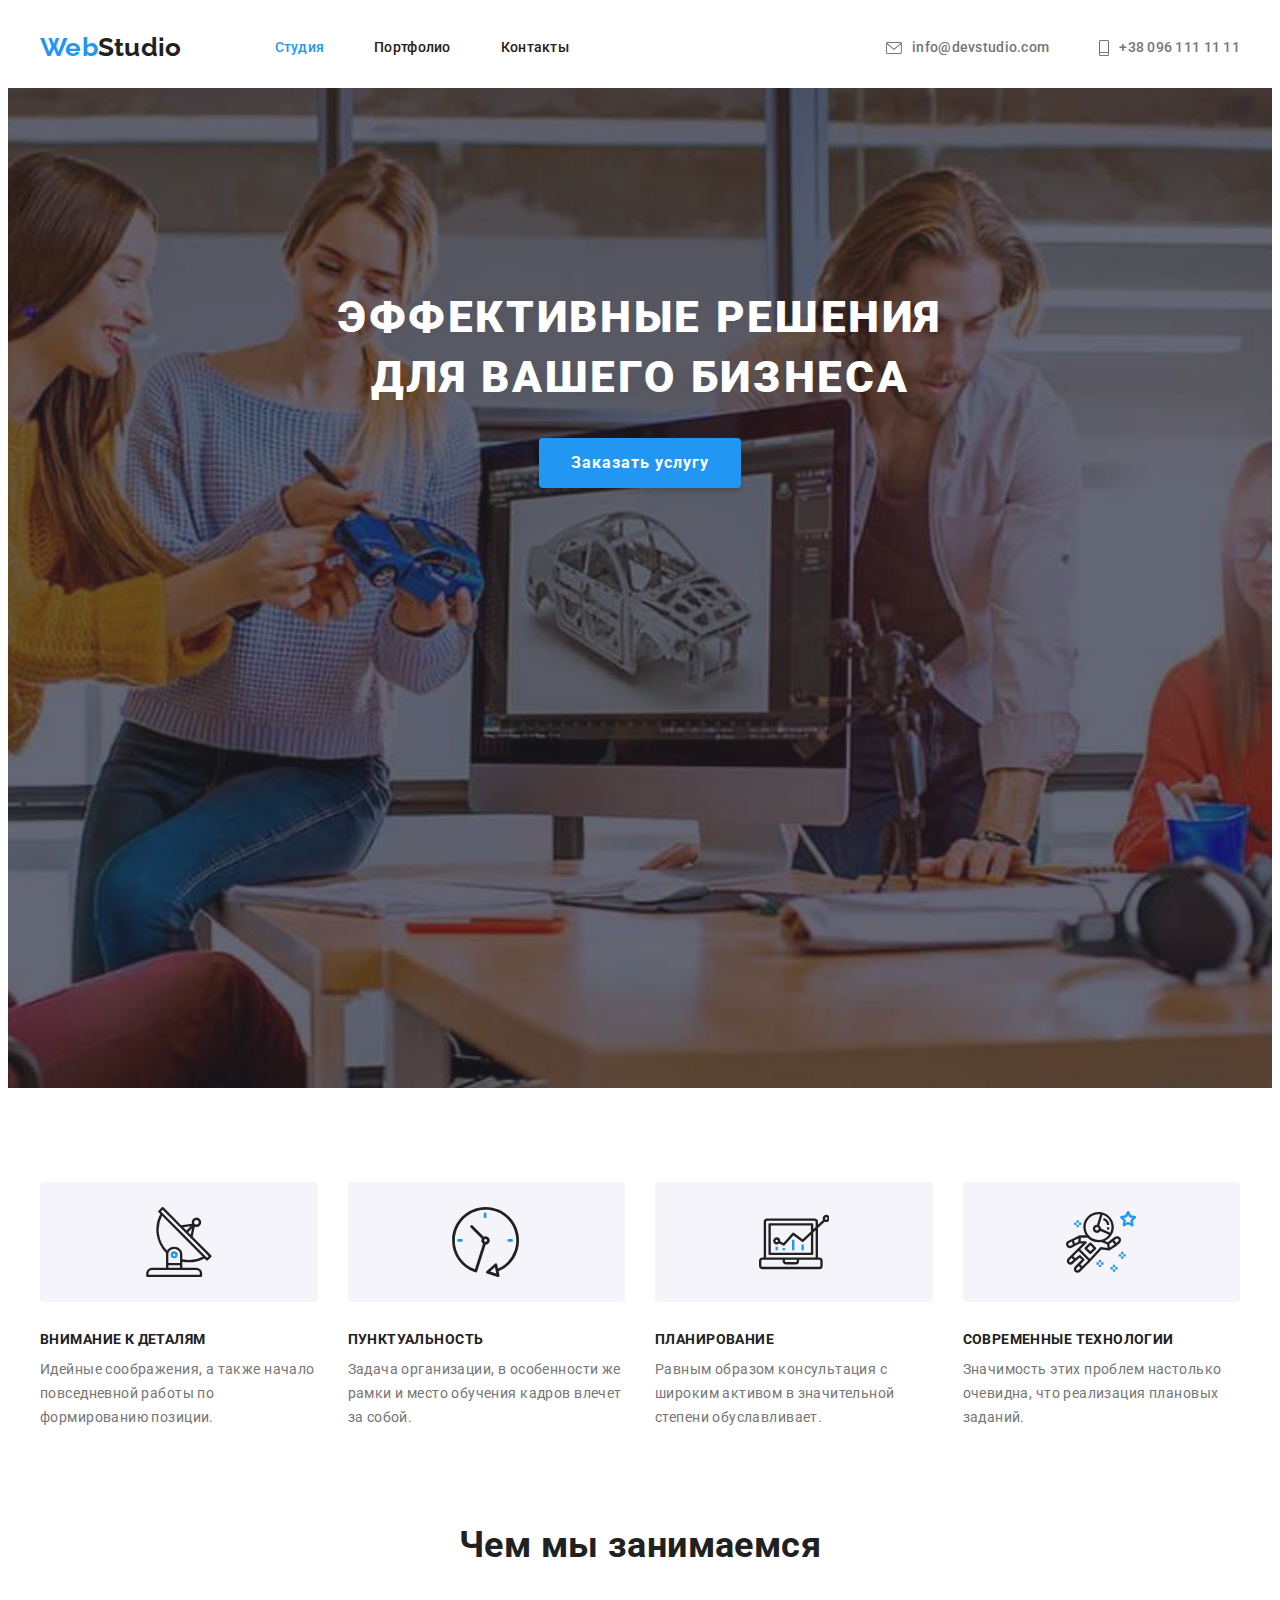
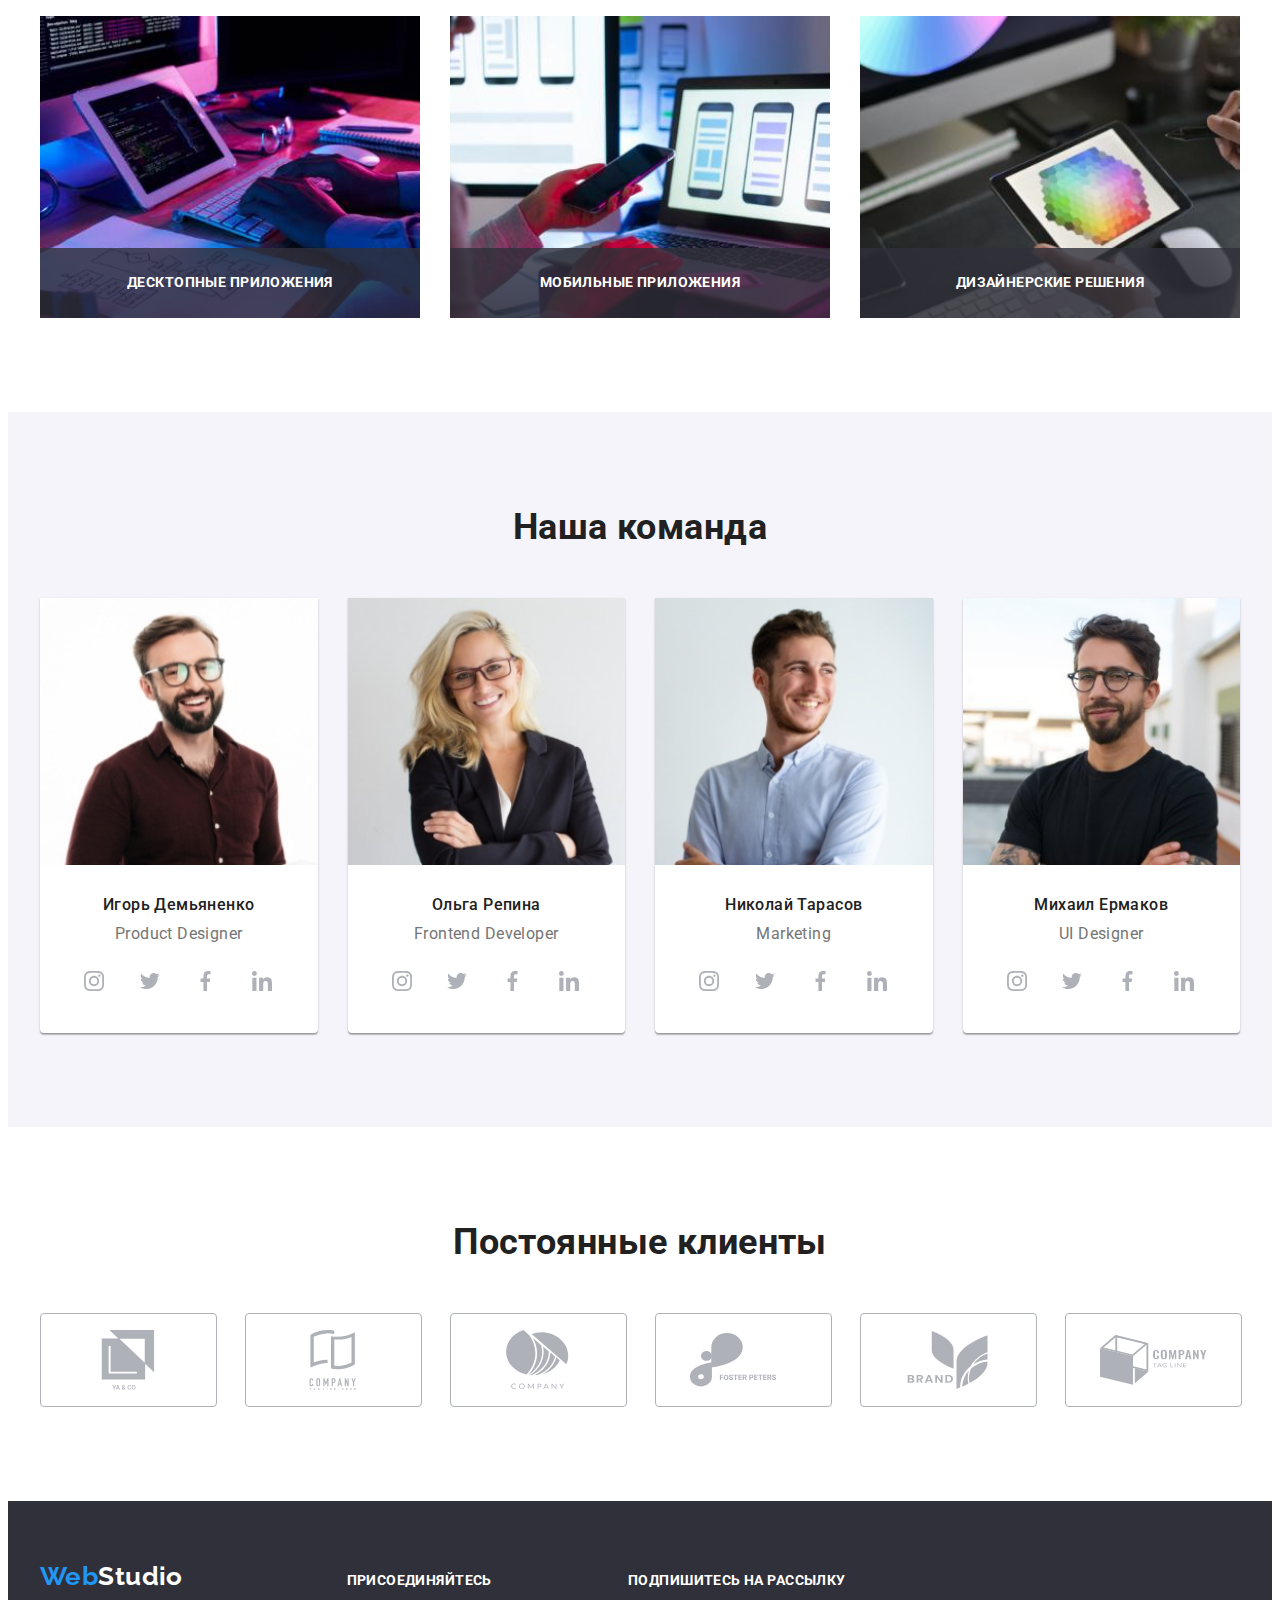
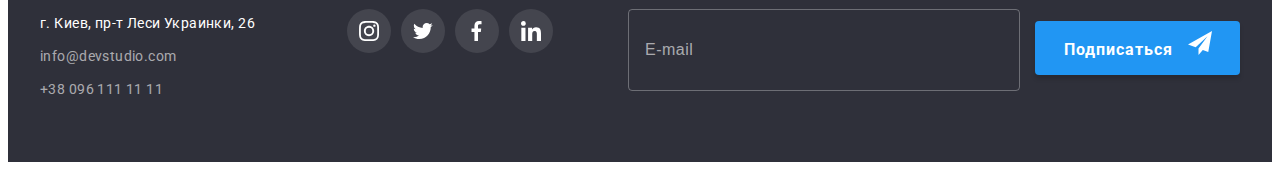
<file: index.html>
<!doctype html>
<html lang="ru">
<head>
    <meta charset="UTF-8">
    <meta http-equiv="X-UA-Compatible" content="IE=edge">
    <meta name="viewport" content="width=device-width, initial-scale=1.0">
    <link rel="preconnect" href="https://fonts.googleapis.com">
    <link rel="preconnect" href="https://fonts.gstatic.com" crossorigin>
    <link href="https://fonts.googleapis.com/css2?family=Raleway:wght@700&family=Roboto:wght@400;500;700;900&display=swap"
        rel="stylesheet">
    <link rel="stylesheet" href="https://cdnjs.cloudflare.com/ajax/libs/modern-normalize/1.1.0/modern-normalize.min.css"
        integrity="sha512-wpPYUAdjBVSE4KJnH1VR1HeZfpl1ub8YT/NKx4PuQ5NmX2tKuGu6U/JRp5y+Y8XG2tV+wKQpNHVUX03MfMFn9Q=="
        crossorigin="anonymous" referrerpolicy="no-referrer" />
    <link rel="stylesheet" href="./styles/styles.css">
    <link rel="shortcut icon" href="./images/icon.jpg" type="image/jpg">
    <title>Studio</title>
</head>
<body class="body-main">
    
<!--Шапка сайта-->
    
    <header class="header">
        <div class="container main-nav">
            <a class="link-logo header-logo" href="./index.html" lang="en">Web<span class="logo-black">Studio</span></a>
            
            <nav class="header-nav">
            <ul class="list header-list-nav">
                <li class="header-list-item"><a href="./index.html" class="link current">Студия</a></li>
                <li class="header-list-item"><a href="./portfolio.html" class="link">Портфолио</a></li>
                <li class="header-list-item"><a href="./contacts.html" class="link">Контакты</a></li>
            </ul>
            </nav>
        
            <ul class="contacts list">
                <li class="contacts-list-item">
                    <a class="link contacts-link" href="mailto:info@devstudio.com">
                        <svg class="header-icon" width="16" height="12">
                            <use href="./images/icons.svg#envelope"></use>
                        </svg>info@devstudio.com
                    </a></li>
                <li class="contacts-list-item">
                    <a class="link contacts-link" href="tel:+380961111111"><svg class="header-icon" width="10" height="16">
                        <use href="./images/icons.svg#smartphone"></use>
                    </svg>
                        +38 096 111 11 11
                    </a></li>
        </ul>
        </div>
    </header>

<!--Основная часть-->
    
    <main>
    
<!--Секция "Начальная"-->
    
      <section class="hero">
          <h1 class="hero-title-h1 white-text">Эффективные решения для вашего бизнеса</h1>
          <button class="button" type="button" data-modal-open>Заказать услугу</button>
      </section>
    
<!--Секция "О нас"-->
      
      <section class="about-us section">
          <div class="container">
          <h2 class="section-title-h2 visually-hidden">О нас</h2>
          <ul class="list about-us-list card-set">
              <li class="about-us-list-item card-item">
                  <div class="about-us-label">
                      <svg width="70" height="70">
                          <use href="./images/icons.svg#antenna"></use>
                      </svg>
                  </div>
                  <h3 class="about-us-header header-h3">Внимание к деталям</h3>
                  <p class="about-us-description">Идейные соображения, а также начало повседневной работы по формированию позиции.</p>
              </li>
              <li class="about-us-list-item card-item">
                <div class="about-us-label">
                    <svg width="70" height="70">
                        <use href="./images/icons.svg#clock"></use>
                    </svg>
                </div>
                <h3 class="about-us-header header-h3">Пунктуальность</h3>
                <p class="about-us-description">Задача организации, в особенности же рамки и место обучения кадров влечет за собой.</p>
              </li>
              <li class="about-us-list-item card-item">
                <div class="about-us-label">
                    <svg width="70" height="70">
                        <use href="./images/icons.svg#diagram"></use>
                    </svg>
                </div>
                <h3 class="about-us-header header-h3">Планирование</h3>
                <p class="about-us-description">Равным образом консультация с широким активом в значительной степени обуславливает.</p>
              </li>
              <li class="about-us-list-item card-item">
                <div class="about-us-label">
                    <svg width="70" height="70">
                        <use href="./images/icons.svg#astronaut"></use>
                    </svg>
                </div>
                <h3 class="about-us-header header-h3">Современные технологии</h3>
                <p class="about-us-description">Значимость этих проблем настолько очевидна, что реализация плановых заданий.</p>
              </li>
            </ul>
            </div>
      </section>

<!--Секция "Что мы делаем"-->
      
    <section class="what-we-do section">
          <div class="container">
          <h2 class="section-title-h2">Чем мы занимаемся</h2>
          <ul class="list what-we-do-list card-set">
              
              <li class="what-we-do-item card-item">
                  <div class="what-we-do-thumb">
                    <img src="./images/img1.jpg" alt="Пишем код" width="370" height="294">
                    <div class="what-we-do-overlay">
                     <h3 class="header-h3 what-we-do-description">Десктопные приложения</h3>
                    </div>
                  </div>
                </li>
              
                <li class="what-we-do-item card-item">
                   <div class="what-we-do-thumb">
                     <img src="./images/img2.jpg" alt="Создаем дизайн продукта" width="370" height="294">
                          <div class="what-we-do-overlay">
                        <h3 class="header-h3 what-we-do-description">Мобильные приложения</h3>
                       </div>
                   </div>
                </li>
                
                <li class="what-we-do-item card-item">
                   <div class="what-we-do-thumb">
                     <img src="./images/img3.jpg" alt="Выбираем лучший вариант" width="370" height="294">
                       <div class="what-we-do-overlay">
                        <h3 class="header-h3 what-we-do-description">Дизайнерские решения</h3>
                       </div>
                   </div>
                </li>
          </ul>
          </div>
      </section>
    
<!--Секция "Наша команда"-->
      
      <section class="our-team section">
          <div class="container">
          <h2 class="section-title-h2">Наша команда</h2>
          <ul class="list our-team-list card-set">
             <li class="our-team-item card-item">
                <img class="our-team-image" src="./images/product-designer.jpg" alt="Дизайнер продукта" width="270" height="260">
                <div class="our-team-align">
                <h3 class="our-team-name">Игорь Демьяненко</h3>
                <p class="our-team-job" lang="en">Product Designer</p>
                    <ul class="list card-set our-team-social-list">
                    <li class="our-team-social-item card-item">
                        <a class="our-team-social-link" aria-label="Ссылка на Instagram" 
                           href="https://www.instagram.com/" target="_blank" rel="noreferrer nofollow noopener">
                        <span class="visually-hidden" lang="en">Instagram</span>
                        <svg class="our-team-social-icon" width="20" height="20">
                            <use href="./images/icons.svg#instagram"></use>
                        </svg>
                        </a>
                        </li>
                    <li class="our-team-social-item card-item">
                        <a class="our-team-social-link" aria-label="Ссылка на Twitter" 
                        href="https://twitter.com/" target="_blank" rel="noreferrer nofollow noopener">
                        <span class="visually-hidden" lang="en">Twitter</span>
                        <svg class="our-team-social-icon" width="20" height="20">
                            <use href="./images/icons.svg#twitter"></use>
                        </svg>
                        </a></li>
                    <li class="our-team-social-item card-item">
                        <a class="our-team-social-link" aria-label="Ссылка на Facebook" 
                        href="https://www.facebook.com/" target="_blank" rel="noreferrer nofollow noopener">
                        <span class="visually-hidden" lang="en">Facebook</span>
                        <svg class="our-team-social-icon" width="20" height="20">
                            <use href="./images/icons.svg#facebook"></use>
                        </svg>
                        </a></li>
                    <li class="our-team-social-item card-item">
                        <a class="our-team-social-link" aria-label="Ссылка на Linkedin" 
                        href="https://www.linkedin.com/" target="_blank" rel="noreferrer nofollow noopener">
                        <span class="visually-hidden" lang="en">Linkedin</span>
                        <svg class="our-team-social-icon" width="20" height="20">
                            <use href="./images/icons.svg#linkedin"></use>
                        </svg>
                        </a></li>
                  </ul>
                </div>
             </li>
             <li class="our-team-item card-item">
                <img class="our-team-image" src="./images/frontend-developer.jpg" alt="Фронтенд разработчик" width="270" height="260">
                <div class="our-team-align">
                <h3 class="our-team-name">Ольга Репина</h3>
                <p class="our-team-job" lang="en">Frontend Developer</p>
                <ul class="list card-set our-team-social-list">
                    <li class="our-team-social-item card-item">
                        <a class="our-team-social-link" aria-label="Ссылка на Instagram" href="https://www.instagram.com/"
                            target="_blank" rel="noreferrer nofollow noopener">
                            <span class="visually-hidden" lang="en">Instagram</span>
                            <svg class="our-team-social-icon" width="20" height="20">
                                <use href="./images/icons.svg#instagram"></use>
                            </svg>
                        </a>
                    </li>
                    <li class="our-team-social-item card-item">
                        <a class="our-team-social-link" aria-label="Ссылка на Twitter" href="https://twitter.com/" target="_blank"
                            rel="noreferrer nofollow noopener">
                            <span class="visually-hidden" lang="en">Twitter</span>
                            <svg class="our-team-social-icon" width="20" height="20">
                                <use href="./images/icons.svg#twitter"></use>
                            </svg>
                        </a>
                    </li>
                    <li class="our-team-social-item card-item">
                        <a class="our-team-social-link" aria-label="Ссылка на Facebook" href="https://www.facebook.com/" target="_blank"
                            rel="noreferrer nofollow noopener">
                            <span class="visually-hidden" lang="en">Facebook</span>
                            <svg class="our-team-social-icon" width="20" height="20">
                                <use href="./images/icons.svg#facebook"></use>
                            </svg>
                        </a>
                    </li>
                    <li class="our-team-social-item card-item">
                        <a class="our-team-social-link" aria-label="Ссылка на Linkedin" href="https://www.linkedin.com/" target="_blank"
                            rel="noreferrer nofollow noopener">
                            <span class="visually-hidden" lang="en">Linkedin</span>
                            <svg class="our-team-social-icon" width="20" height="20">
                                <use href="./images/icons.svg#linkedin"></use>
                            </svg>
                        </a>
                    </li>
                </ul>
                </div>
             </li>
             <li class="our-team-item card-item">
                <img class="our-team-image" src="./images/marketing.jpg" alt="Маркетолог" width="270" height="260">
                <div class="our-team-align">
                <h3 class="our-team-name">Николай Тарасов</h3>
                <p class="our-team-job" lang="en">Marketing</p>
                <ul class="list card-set our-team-social-list">
                    <li class="our-team-social-item card-item">
                        <a class="our-team-social-link" aria-label="Ссылка на Instagram" href="https://www.instagram.com/"
                            target="_blank" rel="noreferrer nofollow noopener">
                            <span class="visually-hidden" lang="en">Instagram</span>
                            <svg class="our-team-social-icon" width="20" height="20">
                                <use href="./images/icons.svg#instagram"></use>
                            </svg>
                        </a>
                    </li>
                    <li class="our-team-social-item card-item">
                        <a class="our-team-social-link" aria-label="Ссылка на Twitter" href="https://twitter.com/" target="_blank"
                            rel="noreferrer nofollow noopener">
                            <span class="visually-hidden" lang="en">Twitter</span>
                            <svg class="our-team-social-icon" width="20" height="20">
                                <use href="./images/icons.svg#twitter"></use>
                            </svg>
                        </a>
                    </li>
                    <li class="our-team-social-item card-item">
                        <a class="our-team-social-link" aria-label="Ссылка на Facebook" href="https://www.facebook.com/" target="_blank"
                            rel="noreferrer nofollow noopener">
                            <span class="visually-hidden" lang="en">Facebook</span>
                            <svg class="our-team-social-icon" width="20" height="20">
                                <use href="./images/icons.svg#facebook"></use>
                            </svg>
                        </a>
                    </li>
                    <li class="our-team-social-item card-item">
                        <a class="our-team-social-link" aria-label="Ссылка на Linkedin" href="https://www.linkedin.com/" target="_blank"
                            rel="noreferrer nofollow noopener">
                            <span class="visually-hidden" lang="en">Linkedin</span>
                            <svg class="our-team-social-icon" width="20" height="20">
                                <use href="./images/icons.svg#linkedin"></use>
                            </svg>
                        </a>
                    </li>
                </ul>
                </div>
             </li>
             <li class="our-team-item card-item">
                <img class="our-team-image" src="./images/ui-designer.jpg" alt="UI Дизайнер" width="270" height="260">
                <div class="our-team-align">
                <h3 class="our-team-name">Михаил Ермаков</h3>
                <p class="our-team-job" lang="en">UI Designer</p>
                <ul class="list card-set our-team-social-list">
                    <li class="our-team-social-item card-item">
                        <a class="our-team-social-link" aria-label="Ссылка на Instagram" href="https://www.instagram.com/"
                            target="_blank" rel="noreferrer nofollow noopener">
                            <span class="visually-hidden" lang="en">Instagram</span>
                            <svg class="our-team-social-icon" width="20" height="20">
                                <use href="./images/icons.svg#instagram"></use>
                            </svg>
                        </a>
                    </li>
                    <li class="our-team-social-item card-item">
                        <a class="our-team-social-link" aria-label="Ссылка на Twitter" href="https://twitter.com/" target="_blank"
                            rel="noreferrer nofollow noopener">
                            <span class="visually-hidden" lang="en">Twitter</span>
                            <svg class="our-team-social-icon" width="20" height="20">
                                <use href="./images/icons.svg#twitter"></use>
                            </svg>
                        </a>
                    </li>
                    <li class="our-team-social-item card-item">
                        <a class="our-team-social-link" aria-label="Ссылка на Facebook" href="https://www.facebook.com/" target="_blank"
                            rel="noreferrer nofollow noopener">
                            <span class="visually-hidden" lang="en">Facebook</span>
                            <svg class="our-team-social-icon" width="20" height="20">
                                <use href="./images/icons.svg#facebook"></use>
                            </svg>
                        </a>
                    </li>
                    <li class="our-team-social-item card-item">
                        <a class="our-team-social-link" aria-label="Ссылка на Linkedin" href="https://www.linkedin.com/" target="_blank"
                            rel="noreferrer nofollow noopener">
                            <span class="visually-hidden" lang="en">Linkedin</span>
                            <svg class="our-team-social-icon" width="20" height="20">
                                <use href="./images/icons.svg#linkedin"></use>
                            </svg>
                        </a>
                    </li>
                </ul>
                </div>
            </li>
          </ul>
          </div>
      </section>
    </main>

<!--Секция "Постоянные клиенты"-->

       <section class="regular-clients section">
        <div class="container">
            <h2 class="section-title-h2">Постоянные клиенты</h2>
            
            <ul class="regular-clients-list list card-set">
                <li class="regular-clients-item card-item">
                        <a class="regular-clients-link" aria-label="Ccылка на сайт клиента" 
                        href="https://goit.ua/" target="_blank" rel="noreferrer nofollow noopener">
                        <span class="visually-hidden" lang="en">Школа программирования</span>
                        <svg class="clients-icon" width="106" height="60">
                            <use href="./images/icons.svg#group"></use>
                        </svg>
                    </a>
                </li>
                <li class="regular-clients-item card-item">
                        <a class="regular-clients-link" aria-label="Ccылка на сайт клиента" 
                        href="https://goit.ua/" target="_blank" rel="noreferrer nofollow noopener">
                        <span class="visually-hidden" lang="en">Школа программирования</span>
                        <svg class="clients-icon" width="106" height="60">
                            <use href="./images/icons.svg#group-1"></use>
                        </svg>
                    </a>
                </li>
                <li class="regular-clients-item card-item">
                        <a class="regular-clients-link" aria-label="Ccылка на сайт клиента" 
                        href="https://goit.ua/" target="_blank" rel="noreferrer nofollow noopener">
                        <span class="visually-hidden" lang="en">Школа программирования</span>
                        <svg class="clients-icon" width="106" height="60">
                            <use href="./images/icons.svg#group-2"></use>
                        </svg>
                    </a>
                </li>
                <li class="regular-clients-item card-item">
                        <a class="regular-clients-link" aria-label="Ccылка на сайт клиента" 
                        href="https://goit.ua/" target="_blank" rel="noreferrer nofollow noopener">
                        <span class="visually-hidden" lang="en">Школа программирования</span>
                        <svg class="clients-icon" width="106" height="60">
                            <use href="./images/icons.svg#group-3"></use>
                        </svg>
                    </a>
                </li>
                <li class="regular-clients-item card-item">
                        <a class="regular-clients-link" aria-label="Ccылка на сайт клиента" 
                        href="https://goit.ua/" target="_blank" rel="noreferrer nofollow noopener">
                        <span class="visually-hidden" lang="en">Школа программирования</span>
                        <svg class="clients-icon" width="106" height="60">
                            <use href="./images/icons.svg#group-4"></use>
                        </svg>
                    </a>
                </li>
                <li class="regular-clients-item card-item">
                        <a class="regular-clients-link" aria-label="Ccылка на сайт клиента" 
                        href="https://goit.ua/" target="_blank" rel="noreferrer nofollow noopener">
                        <span class="visually-hidden" lang="en">Школа программирования</span>
                        <svg class="clients-icon" width="106" height="60">
                            <use href="./images/icons.svg#group-5"></use>
                        </svg>
                    </a>
                </li>
            </ul>
        </div>
      </section>

    <!--Футер-->
    
    <footer class="footer">
        <div class="container footer-sections">
          <div class="footer-part">
            <a class="link-logo footer-logo" href="./index.html" lang="en">Web<span class="logo-white">Studio</span></a>
        <address class="adress">
            <ul class="list footer-adress-list">
                <li class="footer-adress-item"><a class="link address-link" href="https://goo.gl/maps/qPpEZcLFMpQjQpn4A" target="_blank" rel="noreferrer nofollow noopener">г. Киев, пр-т Леси Украинки, 26</a></li>
                <li class="footer-adress-item"><a class="link address-link" href="mailto:info@devstudio.com">info@devstudio.com</a></li>
                <li class="footer-adress-item"><a class="link address-link" href="tel:+380961111111">+38 096 111 11 11</a></li>
            </ul>
        </address>
        </div>

         <div class="footer-part">
            <p class="footer-header header-h3">Присоединяйтесь</p>
            <ul class="list card-set our-team-social-list">
                <li class="our-team-social-item card-item">
                    <a class="our-team-social-link" aria-label="Ссылка на Instagram" href="https://www.instagram.com/"
                        target="_blank" rel="noreferrer nofollow noopener">
                        <span class="visually-hidden" lang="en">Instagram</span>
                        <svg class="our-team-social-icon" width="20" height="20">
                            <use href="./images/icons.svg#instagram"></use>
                        </svg>
                    </a>
                </li>
                <li class="our-team-social-item card-item">
                    <a class="our-team-social-link" aria-label="Ссылка на Twitter" href="https://twitter.com/" target="_blank"
                        rel="noreferrer nofollow noopener">
                        <span class="visually-hidden" lang="en">Twitter</span>
                        <svg class="our-team-social-icon" width="20" height="20">
                            <use href="./images/icons.svg#twitter"></use>
                        </svg>
                    </a>
                </li>
                <li class="our-team-social-item card-item">
                    <a class="our-team-social-link" aria-label="Ссылка на Facebook" href="https://www.facebook.com/" target="_blank"
                        rel="noreferrer nofollow noopener">
                        <span class="visually-hidden" lang="en">Facebook</span>
                        <svg class="our-team-social-icon" width="20" height="20">
                            <use href="./images/icons.svg#facebook"></use>
                        </svg>
                    </a>
                </li>
                <li class="our-team-social-item card-item">
                    <a class="our-team-social-link" aria-label="Ссылка на Linkedin" href="https://www.linkedin.com/" target="_blank"
                        rel="noreferrer nofollow noopener">
                        <span class="visually-hidden" lang="en">Linkedin</span>
                        <svg class="our-team-social-icon" width="20" height="20">
                            <use href="./images/icons.svg#linkedin"></use>
                        </svg>
                    </a>
                </li>
            </ul>
         </div>

         <div class="footer-part">
           <p class="footer-header header-h3">Подпишитесь на рассылку</p>
           <form class="subscribe" autocomplete="on">
               <input class="email-input" type="email" name="email" id="email" placeholder="E-mail" />
               <button class="button email-submit" type="submit">Подписаться
                   <svg class="subscibe-icon" width="24" height="24">
                       <use href="./images/icons.svg#icon-send"></use>
                   </svg>
               </button>
           </form>
         </div>
        </div>
    </footer>

    <!--Модальное окно-->

    <div class="backdrop is-hidden" data-modal>
      <div class="modal">
         
          <button type="button" class="close-button-modal" data-modal-close>
            <svg width="11" height="11">
                <use href="./images/icons.svg#icon-close"></use>
            </svg>
          </button>
          
          <b class="modal-header">Оставьте свои данные, мы вам перезвоним</b>

          <form class="modal-form" autocomplete="on">
            <div class="form-field">
              <label class="form-label" for="name">Имя</label>
              <div class="input-wrap">
              <input class="form-input" type="text" name="name" id="name" />
              <svg class="modal-icon" width="18" height="18">
                  <use href="./images/icons.svg#icon-name-modal"></use>
              </svg>
              </div>
            </div>
            
            <div class="form-field">
              <label class="form-label" for="tel">Телефон</label>
              <div class="input-wrap">
              <input class="form-input" type="tel" name="tel" id="tel" />
              <svg class="modal-icon" width="18" height="18">
                <use href="./images/icons.svg#icon-phone-modal"></use>
              </svg>
              </div>
            </div>

            <div class="form-field">
              <label class="form-label" for="mail">Почта</label>
              <div class="input-wrap">
              <input class="form-input" type="email" name="mail" id="mail" />
              <svg class="modal-icon" width="18" height="18">
                <use href="./images/icons.svg#icon-mail-modal"></use>
              </svg>
              </div>
            </div>

            <div class="form-field">
              <label class="form-label" for="comments">Комментарий</label>
              <textarea name="comments" id="comments" rows="10" placeholder="Введите текст"></textarea>
            </div>

            <div class="form-field agreement">
                 <label class="agreement-label">
                 <input class="checkbox visually-hidden" type="checkbox" name="topic-agree" value="agree" />
                 <span class="checkbox-icon"></span>
                  Соглашаюсь с рассылкой и принимаю
                  <a href="./terms.html" class="agreement-link">Условия договора</a>
                 </label>
            </div>

            <button class="button form-submit" type="submit">Отправить</button>
          </form>
      </div>
    </div>

    <script src="./js/modal.js"></script>
</body>
</html>
</file>
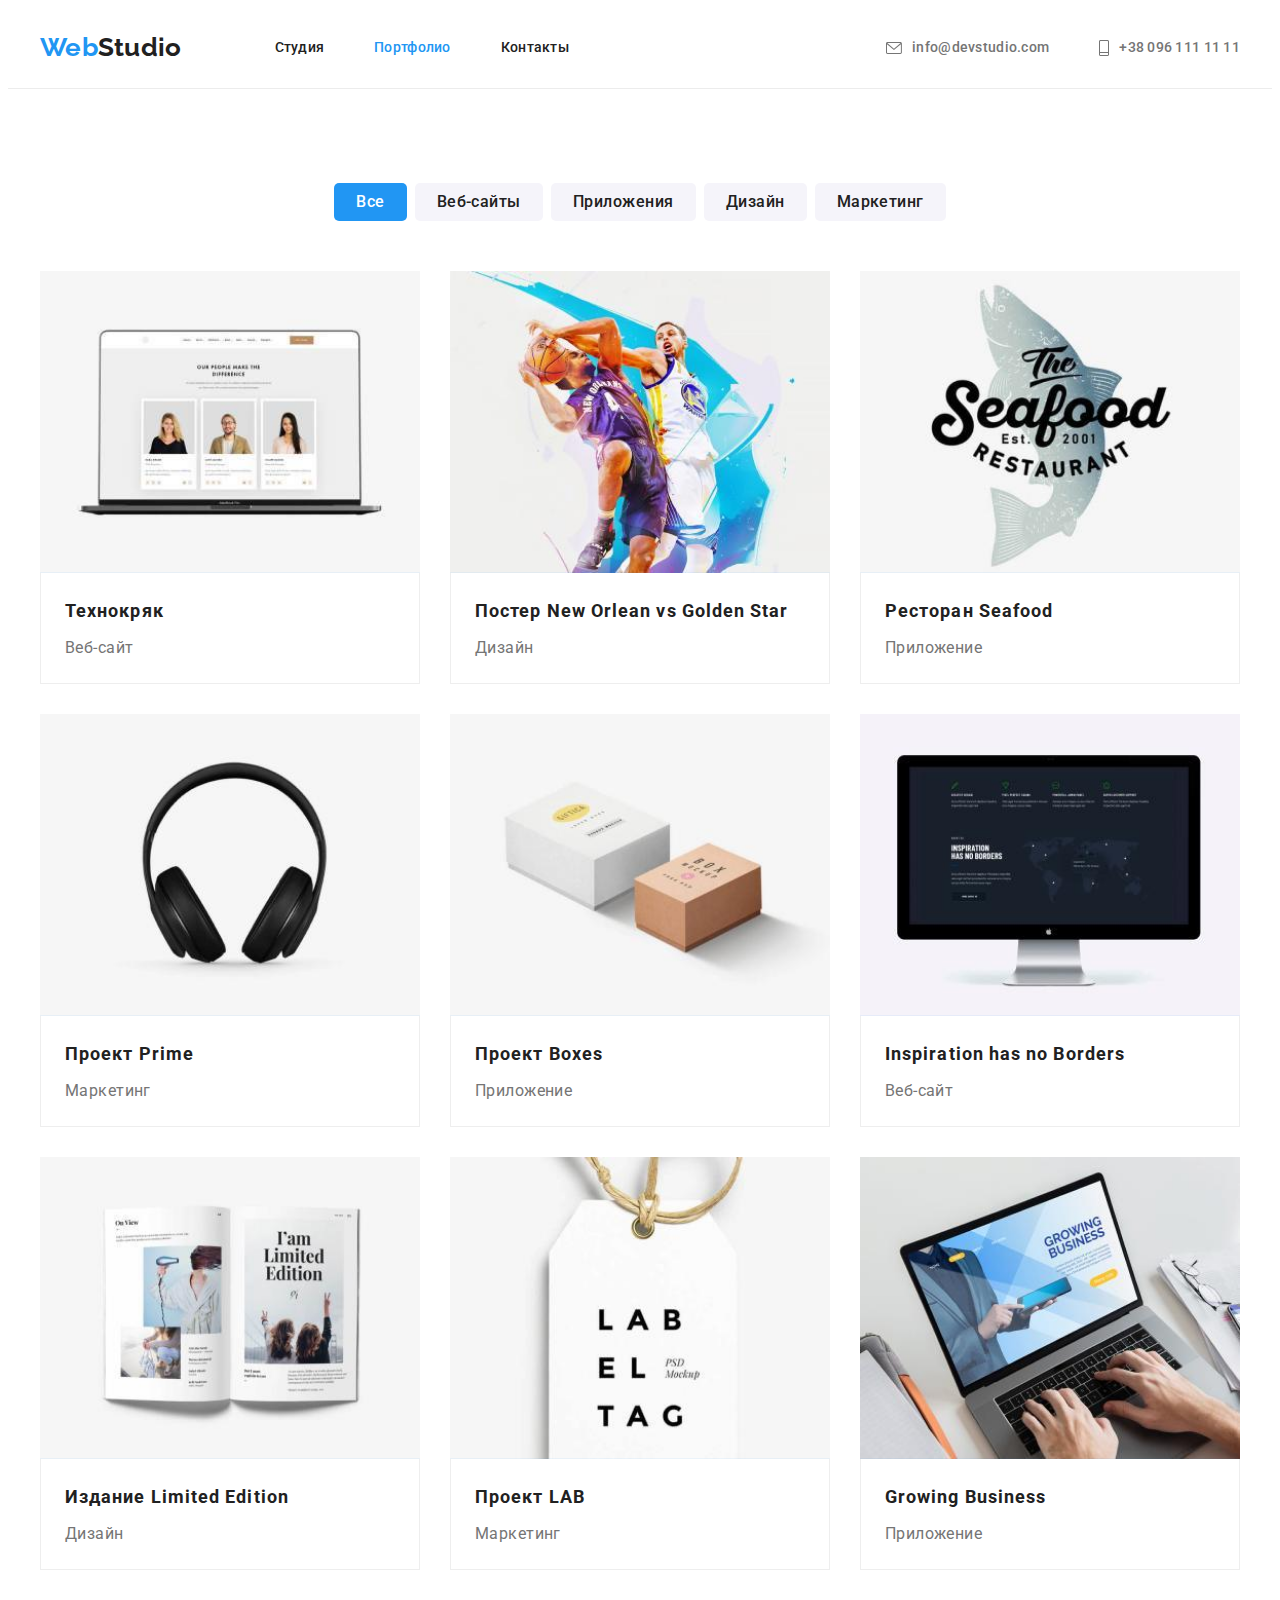
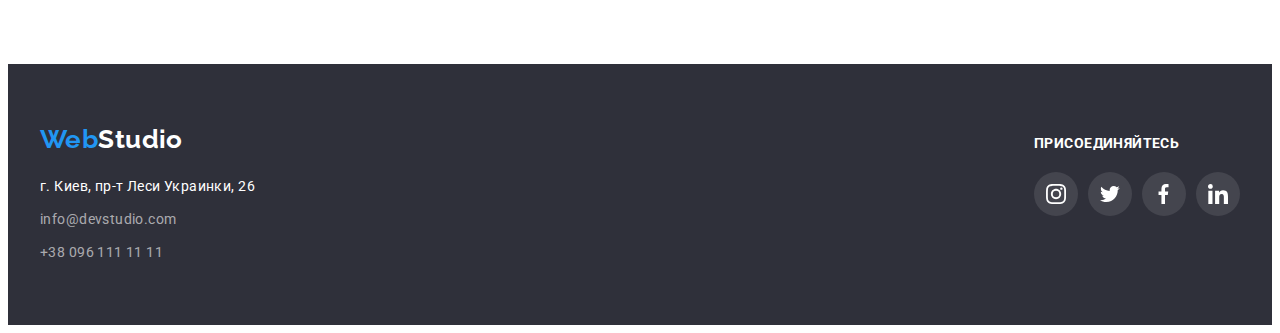
<file: portfolio.html>
<!doctype html>
<html lang="ru">

<head>
    <meta charset="UTF-8">
    <meta http-equiv="X-UA-Compatible" content="IE=edge">
    <meta name="viewport" content="width=device-width, initial-scale=1.0">
    <link rel="preconnect" href="https://fonts.googleapis.com">
    <link rel="preconnect" href="https://fonts.gstatic.com" crossorigin>
    <link href="https://fonts.googleapis.com/css2?family=Raleway:wght@700&family=Roboto:wght@400;500;700;900&display=swap"
        rel="stylesheet">
    <link rel="stylesheet" href="https://cdnjs.cloudflare.com/ajax/libs/modern-normalize/1.1.0/modern-normalize.min.css"
        integrity="sha512-wpPYUAdjBVSE4KJnH1VR1HeZfpl1ub8YT/NKx4PuQ5NmX2tKuGu6U/JRp5y+Y8XG2tV+wKQpNHVUX03MfMFn9Q=="
        crossorigin="anonymous" referrerpolicy="no-referrer" />
    <link rel="stylesheet" href="./styles/styles.css">
    <link rel="shortcut icon" href="./images/icon.jpg" type="image/jpg">
    <title>Portfolio</title>
</head>

<body class="body-main">

    <!--Шапка сайта-->

    <header class="header header-portfolio">
        <div class="container main-nav">
            <a class="link-logo header-logo" href="./index.html" lang="en">Web<span class="logo-black">Studio</span></a>
        
            <nav class="header-nav">
                <ul class="list header-list-nav">
                    <li class="header-list-item"><a href="./index.html" class="link">Студия</a></li>
                    <li class="header-list-item"><a href="./portfolio.html" class="link current">Портфолио</a></li>
                    <li class="header-list-item"><a href="./contacts.html" class="link">Контакты</a></li>
                </ul>
            </nav>
        
            <ul class="contacts list">
                <li class="contacts-list-item">
                    <a class="link contacts-link" href="mailto:info@devstudio.com">
                        <svg class="header-icon" width="16" height="12">
                            <use href="./images/icons.svg#envelope"></use>
                        </svg>info@devstudio.com
                    </a>
                </li>
                <li class="contacts-list-item">
                    <a class="link contacts-link" href="tel:+380961111111"><svg class="header-icon" width="10" height="16">
                            <use href="./images/icons.svg#smartphone"></use>
                        </svg>
                        +38 096 111 11 11
                    </a>
                </li>
            </ul>
        </div>
        </header>

    <!--Основная часть-->

    <main>
     <section class="our-projects section">
        <div class="container">
        <h1 class="section-title visually-hidden">Наши работы</h1>
        
        <ul class="list choice">
            <li class="choice-item"><button class="button-radio current" type="button">Все</button></li>
            <li class="choice-item"><button class="button-radio" type="button">Веб-сайты</button></li>
            <li class="choice-item"><button class="button-radio" type="button">Приложения</button></li>
            <li class="choice-item"><button class="button-radio" type="button">Дизайн</button></li>
            <li class="choice-item"><button class="button-radio" type="button">Маркетинг</button></li>
        </ul>
        
        <ul class="list our-projects-list card-set">
            
            <li class="our-projects-list-item card-item">
                <a class="link project-link" href="https://www.google.com/" target="_blank" rel="noreferrer nofollow noopener">
                  <div class="projects-thumb">
                    <img src="./images/kryak.jpg" alt="Ноутбук" width="370" height="294">                
                    <div class="projects-overlay">
                    <p class="our-project-text">Ресурс предлагает комплексные предложения с разным уровнем функционала и сервисов. Все это позволит посетителю получить исчерпывающие сведения о компании или частном лице.</p>
                    </div>
                   </div>
                  <div class="projects-align">
                    <h2 class="project-name">Технокряк</h2>
                    <p class="project-category">Веб-сайт</p>
                  </div>
                </a>
            </li>
            
            <li class="our-projects-list-item card-item">
                <a class="link project-link" href="https://www.google.com/" target="_blank" rel="noreferrer nofollow noopener">
                    <div class="projects-thumb">
                        <img src="./images/poster.jpg" alt="Постер Игра в баскетбол" width="370" height="294">
                        <div class="projects-overlay">
                            <p class="our-project-text">Ресурс предлагает комплексные предложения с разным уровнем функционала и сервисов. Все
                                это позволит посетителю получить исчерпывающие сведения о компании или частном лице.</p>
                        </div>
                    </div>
                    <div class="projects-align">
                    <h2 class="project-name">Постер <span lang="en">New Orlean vs Golden Star</span></h2>
                    <p class="project-category">Дизайн</p>
                    </div>
                </a>
            </li>

            <li class="our-projects-list-item card-item">
                <a class="link project-link" href="https://www.google.com/" target="_blank" rel="noreferrer nofollow noopener">
                    <div class="projects-thumb">
                        <img src="./images/restaurant.jpg" alt="Логотип ресторана" width="370" height="294">
                        <div class="projects-overlay">
                            <p class="our-project-text">Ресурс предлагает комплексные предложения с разным уровнем функционала и сервисов. Все
                                это позволит посетителю получить исчерпывающие сведения о компании или частном лице.</p>
                        </div>
                    </div>                    
                    <div class="projects-align">
                    <h2 class="project-name">Ресторан <span lang="en">Seafood</span></h2>
                    <p class="project-category">Приложение</p>
                    </div>
                </a>
            </li>

            <li class="our-projects-list-item card-item">
                <a class="link project-link" href="https://www.google.com/" target="_blank" rel="noreferrer nofollow noopener">
                    <div class="projects-thumb">
                        <img src="./images/headphones.jpg" alt="Наушники" width="370" height="294">
                        <div class="projects-overlay">
                            <p class="our-project-text">Ресурс предлагает комплексные предложения с разным уровнем функционала и сервисов. Все
                                это позволит посетителю получить исчерпывающие сведения о компании или частном лице.</p>
                        </div>
                    </div>                    
                    <div class="projects-align">
                    <h2 class="project-name">Проект <span lang="en">Prime</span></h2>
                    <p class="project-category">Маркетинг</p>
                    </div>                    
                </a>
            </li>

            <li class="our-projects-list-item card-item">
                <a class="link project-link" href="https://www.google.com/" target="_blank" rel="noreferrer nofollow noopener">
                    <div class="projects-thumb">
                        <img src="./images/boxes.jpg" alt="Бумажные коробочки" width="370" height="294">
                        <div class="projects-overlay">
                            <p class="our-project-text">Ресурс предлагает комплексные предложения с разным уровнем функционала и сервисов. Все
                                это позволит посетителю получить исчерпывающие сведения о компании или частном лице.</p>
                        </div>
                    </div>                    
                    <div class="projects-align">
                    <h2 class="project-name">Проект <span lang="en">Boxes</span></h2>
                    <p class="project-category">Приложение</p>
                    </div>                    
                </a>
            </li>

            <li class="our-projects-list-item card-item">
                <a class="link project-link" href="https://www.google.com/" target="_blank" rel="noreferrer nofollow noopener">
                    <div class="projects-thumb">
                        <img src="./images/desktop.jpg" alt="Монитор компьютера" width="370" height="294">
                        <div class="projects-overlay">
                            <p class="our-project-text">Ресурс предлагает комплексные предложения с разным уровнем функционала и сервисов. Все
                                это позволит посетителю получить исчерпывающие сведения о компании или частном лице.</p>
                        </div>
                    </div>                    
                    <div class="projects-align">
                    <h2 class="project-name" lang="en">Inspiration has no Borders</h2>
                    <p class="project-category">Веб-сайт</p>
                    </div>
                </a>
            </li>

            <li class="our-projects-list-item card-item">
                <a class="link project-link" href="https://www.google.com/" target="_blank" rel="noreferrer nofollow noopener">
                    <div class="projects-thumb">
                        <img src="./images/magazine.jpg" alt="Открытый журнал" width="370" height="294">
                        <div class="projects-overlay">
                            <p class="our-project-text">Ресурс предлагает комплексные предложения с разным уровнем функционала и сервисов. Все
                                это позволит посетителю получить исчерпывающие сведения о компании или частном лице.</p>
                        </div>
                    </div>                    
                    <div class="projects-align">
                    <h2 class="project-name">Издание <span lang="en">Limited Edition</span></h2>
                    <p class="project-category">Дизайн</p>
                    </div>                    
                </a>
            </li>

            <li class="our-projects-list-item card-item">
                <a class="link project-link" href="https://www.google.com/" target="_blank" rel="noreferrer nofollow noopener">
                    <div class="projects-thumb">
                        <img src="./images/label.jpg" alt="Бирка" width="370" height="294">
                        <div class="projects-overlay">
                            <p class="our-project-text">Ресурс предлагает комплексные предложения с разным уровнем функционала и сервисов. Все
                                это позволит посетителю получить исчерпывающие сведения о компании или частном лице.</p>
                        </div>
                    </div>                    
                    <div class="projects-align">
                    <h2 class="project-name">Проект <span lang="en">LAB</span></h2>
                    <p class="project-category">Маркетинг</p>
                    </div>                    
                </a>
            </li>

            <li class="our-projects-list-item card-item">
                <a class="link project-link" href="https://www.google.com/" target="_blank" rel="noreferrer nofollow noopener">
                    <div class="projects-thumb">
                        <img src="./images/laptop.jpg" alt="Работа за ноутбуком" width="370" height="294">
                        <div class="projects-overlay">
                            <p class="our-project-text">Ресурс предлагает комплексные предложения с разным уровнем функционала и сервисов. Все
                                это позволит посетителю получить исчерпывающие сведения о компании или частном лице.</p>
                        </div>
                    </div>                    
                    <div class="projects-align">
                    <h2 class="project-name" lang="en">Growing Business</h2>
                    <p class="project-category">Приложение</p>
                    </div>
                </a>
            </li>
        </ul>
        </div>
     </section>
    </main>

    <!--Футер-->
    
<footer class="footer">
    <div class="container footer-sections">
        <div class="footer-part">
            <a class="link-logo footer-logo" href="./index.html" lang="en">Web<span class="logo-white">Studio</span></a>
            <address class="adress">
                <ul class="list footer-adress-list">
                    <li class="footer-adress-item"><a class="link address-link"
                            href="https://goo.gl/maps/qPpEZcLFMpQjQpn4A" target="_blank"
                            rel="noreferrer nofollow noopener">г. Киев, пр-т Леси Украинки, 26</a></li>
                    <li class="footer-adress-item"><a class="link address-link"
                            href="mailto:info@devstudio.com">info@devstudio.com</a></li>
                    <li class="footer-adress-item"><a class="link address-link" href="tel:+380961111111">+38 096 111 11
                            11</a></li>
                </ul>
            </address>
        </div>

        <div class="footer-part">
            <p class="footer-header header-h3">Присоединяйтесь</p>
            <ul class="list card-set our-team-social-list">
                <li class="our-team-social-item card-item">
                    <a class="our-team-social-link" aria-label="Ссылка на Instagram" href="https://www.instagram.com/"
                        target="_blank" rel="noreferrer nofollow noopener">
                        <span class="visually-hidden" lang="en">Instagram</span>
                        <svg class="our-team-social-icon" width="20" height="20">
                            <use href="./images/icons.svg#instagram"></use>
                        </svg>
                    </a>
                </li>
                <li class="our-team-social-item card-item">
                    <a class="our-team-social-link" aria-label="Ссылка на Twitter" href="https://twitter.com/"
                        target="_blank" rel="noreferrer nofollow noopener">
                        <span class="visually-hidden" lang="en">Twitter</span>
                        <svg class="our-team-social-icon" width="20" height="20">
                            <use href="./images/icons.svg#twitter"></use>
                        </svg>
                    </a>
                </li>
                <li class="our-team-social-item card-item">
                    <a class="our-team-social-link" aria-label="Ссылка на Facebook" href="https://www.facebook.com/"
                        target="_blank" rel="noreferrer nofollow noopener">
                        <span class="visually-hidden" lang="en">Facebook</span>
                        <svg class="our-team-social-icon" width="20" height="20">
                            <use href="./images/icons.svg#facebook"></use>
                        </svg>
                    </a>
                </li>
                <li class="our-team-social-item card-item">
                    <a class="our-team-social-link" aria-label="Ссылка на Linkedin" href="https://www.linkedin.com/"
                        target="_blank" rel="noreferrer nofollow noopener">
                        <span class="visually-hidden" lang="en">Linkedin</span>
                        <svg class="our-team-social-icon" width="20" height="20">
                            <use href="./images/icons.svg#linkedin"></use>
                        </svg>
                    </a>
                </li>
            </ul>
        </div>
    </div>
</footer>
</body>
</html>
</file>
<file: styles/styles.css>
/* Общие правила */

:root {
    --main-text-color: #757575;
    --black-text-color: #212121;
    --white-text-color: #FFFFFF;
    --blue-color: #2196F3;
    --hero-color: #2F303A;
    --color-hover: #2196F3;
    --color-our-team-section: #F5F4FA;
    --color-of-portfolio-box: #EEEEEE;
    --gap-after-h2: 50px;
    --card-gap-top: 30px;
    --card-gap-left: 30px;
    --team-social-icons: #AFB1B8;
    --card-item: 4;
    --transitions-time: 250ms;
    --timing-function: cubic-bezier(0.4, 0, 0.2, 1);
    --delay: 0ms;
}

body {
    font-family: 'Roboto', sans-serif;
    font-size: 14px;
    line-height: 1.71; 
    letter-spacing: 0.03em;
    color: var(--main-text-color);
    min-height: 100vh;
}

.link {
    text-decoration: none;
    color: inherit;
}

.white-text {
    color: var(--white-text-color);
}

h1,
h2,
h3,
h4,
h5,
h6,
ul,
p {
    margin: 0;
    padding: 0;
}

ul,
ol {
    margin: 0;
    padding: 0;
    list-style: none;
}

img {
    display: block;
    width: 100%;
    height: auto;
}

.container {
    width: 1200px;
    margin-left: auto;
    margin-right: auto;
    margin-top: 0;
    margin-bottom: 0;
    padding-left: 15px;
    padding-right: 15px;
}

.section {
    padding-top: 94px;
    padding-bottom: 94px;
}

.card-set {
    display: flex;
    flex-wrap: wrap;
    
    margin-left: calc(-1 * var(--card-gap-left));
    margin-top: calc(-1 * var(--card-gap-top));

    /*Возможно использовать свойство gap вместо варианта с вычитанием марджинов: gap: var(--card-gap-left);*/
}

.card-item {
    margin-left: var(--card-gap-left);
    margin-top: var(--card-gap-top);
    
    width: calc(100% / var(--card-item) - var(--card-gap-left))  ;
}

/* --------------------PAGE "MAIN"--------------------- */

/* Шапка сайта */

.header {
    font-weight: 500;
    line-height: 1.14;
    letter-spacing: 0.02em;
}

.main-nav {
    display: flex;
    align-items: center;
}

.link-logo {
    font-family: 'Raleway', sans-serif;;
    font-weight: 700;
    font-size: 26px;
    line-height: 1.19;
    color: var(--blue-color);
    text-decoration: none;

    padding-top: 24px;
    padding-bottom: 25px;
}

.header-logo {
    margin-right: 93px;
}

.logo-black {
    color: var(--black-text-color);
}

.header-nav .link:hover,
.header-nav .link:focus {
    color: var(--color-hover);
}

.header-nav .link.current {
    color: var(--color-hover);

    position: relative;
}

.header-nav {
    color: var(--black-text-color);
}


.header-nav .link {
    display: block;
    padding-top: 32px;
    padding-bottom: 32px;

    transition: color var(--transitions-time) var(--timing-function) var(--delay);
}

.header-nav .link.current::after {
    display: block;
    
    content: '';
    width: 100%;
    height: 4px;
    background-color: var(--color-hover);
    border-radius: 2px;

    position: absolute;
    left: 0;
    bottom: 0;

    /*opacity: 0;*/
    transform: scaleX(0);

    transition: 
    /*opacity var(--transitions-time) var(--timing-function) var(--delay),*/
    transform var(--transitions-time) var(--timing-function) var(--delay);
}

.header-nav .link.current:hover::after,
.header-nav .link.current:focus::after {
    /*opacity: 1;*/
    transform: scaleX(1);
}

.header-list-nav {
    display: flex;
}

/*.header-list-nav .header-list-item {
    margin-right: 50px;
}

.header-list-nav .header-list-item:last-child {
    margin-right: 0;
}*/

.header-list-nav .header-list-item:not(:last-child) {
    margin-right: 50px;
}

.contacts {
    display: flex;
    margin-left: auto;
    justify-content: center;
}

/*.contacts .contacts-list-item {
    margin-right: 50px;
}

.contacts .contacts-list-item:last-child {
    margin-right: 0;
}*/

.contacts .contacts-list-item + .contacts-list-item {
    margin-left: 50px;
}

.contacts .link:hover,
.contacts .link:focus {
    color: var(--color-hover);
}

.contacts .link {
    transition: color var(--transitions-time) var(--timing-function) var(--delay);
}

.contacts-link {
    display: flex;
    align-items: center;
    padding-top: 32px;
    padding-bottom: 32px;
}

.header-icon {
    margin-right: 10px;
    fill: currentColor;
}

/* Секция "Начальная" */

.hero {
    background-color: var(--hero-color);
    text-align: center;
    padding: 200px 0;

    height: 600px;
    max-width: 1600px;
    margin-left: auto;
    margin-right: auto;
    background-image: linear-gradient(rgba(47, 48, 58, 0.4), rgba(47, 48, 58, 0.4)), url(../images/hero.jpg);
    background-size: cover;
    background-repeat: no-repeat;
    background-position: center;

}

.hero-title-h1 {
    font-weight: 900;
    font-size: 44px;
    line-height: 1.36;
    letter-spacing: 0.06em;
    text-transform: uppercase;
    color: var(--white-text-color);
    text-align: center;
    
    max-width: 696px;
    margin: 0 auto 30px;
}

.button {
    font-family: inherit;
    font-weight: 700;
    font-size: 16px;
    line-height: 1.88;
    
    align-items: center;
    text-align: center;
    letter-spacing: 0.06em;
    color: var(--white-text-color);

    background-color: var(--blue-color);
    border: none;
    border-radius: 4px;
    box-shadow: 0px 4px 4px rgba(0, 0, 0, 0.15);
    cursor: pointer;
   
    padding: 10px 32px;
    margin-left: auto;
    margin-right: auto;
}

/* Секция "О нас" */

.section-title-h2 {
    font-weight: 700;
    font-size: 36px;
    line-height: 1.17;
    text-align: center;
    color: var(--black-text-color);

    margin-bottom: var(--gap-after-h2);
} 

.visually-hidden {
    position: absolute;
    clip: rect(1px 1px 1px 1px); /* IE6 IE7 */
    clip: rect(1px 1px 1px 1px);
    padding: 0;
    border: 0;
    height: 1px;
    width: 1px;
    overflow: hidden;
}

.about-us-header {
    color: var(--black-text-color);
    margin-bottom: 10px;
}

.header-h3 {
    font-size: 14px;
    font-weight: 700;
    line-height: 1.14;
    text-transform: uppercase;
}

.about-us-list-item {
    /*Формула для использования со свойством gap: width: calc((100% - 3*var(--card-gap-left)) / 4);*/
}

.about-us-label {
    background-color: var(--color-our-team-section);
    border-radius: 4px;
    padding: 25px;
    margin-bottom: 30px;

    display: flex;
    justify-content: center;
    align-items: center;
}

/* Секция "Чем мы занимаемся" */

.what-we-do {
    padding-top: 0;
}

.what-we-do-list {
    --card-item: 3;
}

.what-we-do-thumb {
    position: relative;

    display: flex;
}

.what-we-do-overlay {
    position: absolute;
    
    display: flex;
    justify-content: center;
    align-items: center;
    
    left: 0;
    bottom: 0;

    width: 100%;
    height: 70px;
    
    background-color: rgba(47, 48, 58, 0.8);;
}

.what-we-do-description { 
    position: absolute;

    text-align: center;
    color: var(--white-text-color);
}

/* Секция "Наша команда" */

.our-team {
    background-color: var(--color-our-team-section);
    width: auto;
}

.our-team-item {
    background-color: var(--white-text-color);
    box-shadow: 
    0px 1px 3px rgba(0, 0, 0, 0.12),
    0px 1px 1px rgba(0, 0, 0, 0.14),
    0px 2px 1px rgba(0, 0, 0, 0.2);
    border-radius: 0px 0px 4px 4px;
}

.our-team-job, .our-team-name {
    font-size: 16px;
    line-height: 1.19;
    text-align: center;
}

.our-team-name {
    font-weight: 500;
    color: var(--black-text-color);

    margin-bottom: 10px;
}

.our-team-job {
    margin-bottom: 16px;
}

.our-team-align {
    padding: 30px 32px;
}

.our-team-image {
    margin-top: 0;
    margin-bottom: 0;
}

.our-team-social-list {
    justify-content: center;
    --card-gap-left: 10px;
    --card-gap-top: 10px;
}

.our-team-social-link {
    display: flex;
    justify-content: center;
    align-items: center;

    color: var(--team-social-icons);
    width: 44px;
    height: 44px;
    border-radius: 50%;

    transition: color var(--transitions-time) var(--timing-function) var(--delay),
    background-color var(--transitions-time) var(--timing-function) var(--delay);
}

.footer .our-team-social-link {
    background: rgba(255, 255, 255, 0.1);
    color: var(--white-text-color)
}

.our-team-social-link:hover,
.our-team-social-link:focus {
    background-color: var(--blue-color);
    color: var(--white-text-color);
}

.our-team-social-icon {
    fill: currentColor;
}

/* Секция "Постоянные клиенты" */

.regular-clients-list {
    --card-item: 6;
}

.regular-clients-link {
    display: flex;
    justify-content: center;
    align-items: center;

    color: var(--team-social-icons);
    width: 100%;
    height: 92px;
    border-radius: 4px;
    border: 1px solid var(--team-social-icons);

    transition: color var(--transitions-time) var(--timing-function) var(--delay),
    border var(--transitions-time) var(--timing-function) var(--delay);
}

.regular-clients-link:hover,
.regular-clients-link:focus {
    color: var(--color-hover);
    border: 1px solid var(--color-hover);
}

.clients-icon {
    fill: currentColor;
}

/* Футер */

.footer {
    background-color: var(--hero-color);

    padding-top: 60px;
    padding-bottom: 60px;
}

.footer-part:not(:last-child) {
    margin-right: 70px;
}

.logo-white {
    color: var(--white-text-color);
}

.address-link {
    color: rgba(255, 255, 255, 0.6);

    transition: color var(--transitions-time) var(--timing-function) var(--delay);
}
.address-link[target="_blank"] {
    color: var(--white-text-color);
}

.adress {
    font-style: normal;
    width: 231px;
    margin-right: 0;
}

.address-link:hover,
.address-link:focus {
    color: var(--color-hover);
}

.address-link {
    display: block;
}

.footer-logo {
    display: block;
    padding: 0;
    margin-bottom: 20px;
}

.footer-adress-list {
    display: block;
}

.footer-adress-list .footer-adress-item:not(:last-child) {
    margin-bottom: 9px;
}

.footer-header {
    color: var(--white-text-color);
    margin-bottom: 20px;
}

.footer-sections {
    display: flex;
    align-items: baseline;
    justify-content: space-between;
}

.footer-social-icon {
    fill: currentColor;
}

.email-input {
    width: 358px;
    height: 50px;
    
    border: 1px solid rgba(255, 255, 255, 0.3);
    border-radius: 4px;
    background-color: transparent;
    
    padding: 15px 16px;

    margin-right: 12px;

    color: var(--white-text-color);
    font-size: 16px;
    line-height: 1.25;
    letter-spacing: 0.03em;
}

.subscribe input::placeholder {
    font-size: 16px;
    line-height: 1.25;
    letter-spacing: 0.03em;
    color: rgba(255, 255, 255, 0.6);
}

.email-submit {
    padding: 10px 28px 10px 29px;
}

.subscibe-icon {
    margin-left: 10px;
}

/* --------------------PAGE "PORTFOLIO"-------------------- */ 

.header-portfolio {
    border-bottom: 1px solid #ECECEC
}

/* Секция "Наши работы" */

.body-portfolio {
    font-family: 'Roboto',
    sans-serif;
    font-size: 16px;
    line-height: 1.88;
    letter-spacing: 0.03em;
    color: var(--main-text-color);
    background-color: var(--white-text-color);
}

.button-radio {
    font-family: inherit;
    font-weight: 500;
    font-size: 16px;
    line-height: 1.63;
    display: flex;
    align-items: center;
    text-align: center;
    letter-spacing: 0.03em;
    color: var(--black-text-color);

    background-color: var(--color-our-team-section);
    border: none;
    border-radius: 5px;
    cursor: pointer;
    
    padding: 6px 22px;

    transition: 
    color var(--transitions-time) var(--timing-function) var(--delay),
    background-color var(--transitions-time) var(--timing-function) var(--delay),
    box-shadow var(--transitions-time) var(--timing-function) var(--delay),
    border-radius var(--transitions-time) var(--timing-function) var(--delay);
}

.choice {
    display: flex;
    justify-content: center;

    margin-bottom: var(--gap-after-h2);
}

.choice .choice-item + .choice-item {
    margin-left: 8px;
}

.button-radio:hover,
.button-radio:focus {
    color: var(--white-text-color);
    background-color: var(--color-hover);
    box-shadow: 
    0px 3px 10px rgba(0, 0, 0, 0.30),
    0px 1px 10px rgba(0, 0, 0, 0.30),
    0px 2px 10px rgba(0, 0, 0, 0.30);
    border-radius: 4px;
}

.button-radio.current {
    background-color: var(--color-hover);
    color: var(--white-text-color);
}

.project-name {
    font-weight: 700;
    font-size: 18px;
    line-height: 2.00;
    letter-spacing: 0.06em;
    color: var(--black-text-color);

    margin-bottom: 4px;
}

.our-projects-list-item {
   --card-item: 3;
}

.project-link {
    display: flex;
    flex-direction: column;

    transition: box-shadow var(--transitions-time) var(--timing-function) var(--delay);
}

.project-link:hover,
.project-link:focus {
    box-shadow: 
    0px 1px 10px rgba(0, 0, 0, 0.30),
    0px 4px 10px rgba(0, 0, 0, 0.30),
    1px 4px 10px rgba(0, 0, 0, 0.30);
}

.project-category {
    font-size: 16px;
    line-height: 1.88;
}

.projects-align {
    padding: 20px 24px;

    border-bottom: 1px solid var(--color-of-portfolio-box);
    border-left: 1px solid var(--color-of-portfolio-box);
    border-right: 1px solid var(--color-of-portfolio-box);
}

.projects-thumb {
    position: relative;
    overflow: hidden;
    
    display: flex;
}

.projects-overlay {
    position: absolute;
    
    width: 100%;
    height: 100%;
    
    background-color: rgba(33, 150, 243, 0.9);
    
    transform: translateY(100%);

    transition: 
    transform var(--transitions-time) var(--timing-function) var(--delay);
}

.our-project-text {
    position: absolute;
    display: inline-block;
       
    width: 100%;
    height: 100%;

    padding: 63px 24px;

    font-weight: 400;
    font-size: 18px;
    line-height: 1.56;
    letter-spacing: 0.03em;
    color: var(--white-text-color);
}

.project-link:hover .projects-overlay,
.project-link:focus .projects-overlay {
    transform: translateY(0);
}

/* --------------------Модальное окно-------------------- */

.backdrop {
    position: fixed;
    
    top: 0;
    left: 0;
   
    width: 100%;
    height: 100%;
    
    background: rgba(0, 0, 0, 0.2);

    opacity: 1;

    transition: 
    opacity var(--transitions-time) var(--timing-function) var(--delay),
    visibility var(--transitions-time) var(--timing-function) var(--delay);
}

.backdrop.is-hidden {
    opacity: 0;
    pointer-events: none;
    visibility: hidden;
}

.backdrop.is-hidden .modal {
    transform: translate(-50%, -50%) scale(1);
    opacity: 0;
}

.modal {
    position: absolute;
    
    top: 50%;
    left: 50%;
         
    min-width: 528px;
    min-height: 581px;
    background-color: var(--white-text-color);
    box-shadow: 
    0px 1px 3px rgba(0, 0, 0, 0.12), 
    0px 1px 1px rgba(0, 0, 0, 0.14), 
    0px 2px 1px rgba(0, 0, 0, 0.2);
    border-radius: 4px;
    padding: 40px 39px 40px 41px;

    transform: translate(-50%, -50%) scale(1);
    opacity: 1;
    
    transition: 
    transform var(--transitions-time) var(--timing-function) var(--delay),
    opacity var(--transitions-time) var(--timing-function) var(--delay);
}

.close-button-modal {
    position: absolute;
    top: 8px;
    right: 8px;

    display: flex;
    justify-content: center;
    align-items: center;
    
    width: 30px;
    height: 30px;
    
    border-radius: 50%;
    border: 1px solid rgba(0, 0, 0, 0.1);
    background-color: transparent;

    cursor: pointer;

    transition: fill var(--transitions-time) var(--timing-function) var(--delay);
}

.close-button-modal:hover, 
.close-button-modal:focus {
    fill: var(--color-hover);
}

.modal-header {
    display: block;

    font-weight: 700;
    font-size: 20px;
    line-height: 1.15;
    text-align: center;
    letter-spacing: 0.03em;
    color: var(--black-text-color);

    margin-bottom: 12px;
    margin-left: auto;
    margin-right: auto;
}

.modal-form {
    margin-left: auto;
    margin-right: auto;
}

textarea {
    resize: none;

    padding: 12px 16px;
    height: 120px;
    width: 100%;

    border: 1px solid rgba(33, 33, 33, 0.2);
    border-radius: 4px;
    outline: none;

    transition:
    border-color var(--transitions-time) var(--timing-function) var(--delay),
    box-shadow var(--transitions-time) var(--timing-function) var(--delay);
}

.form-field {
    display: flex;
    flex-direction: column;

    margin-bottom: 10px;

    transition: fill var(--transitions-time) var(--timing-function) var(--delay);
}

.form-input {
    width: 100%;
    height: 40px;
    border: 1px solid rgba(33, 33, 33, 0.2);
    border-radius: 4px;

    margin: 0;
    padding-top: 12px;
    padding-bottom: 12px;
    padding-right: 12px;
    padding-left: 42px;
    outline: none;

    transition: 
    border-color var(--transitions-time) var(--timing-function) var(--delay),
    box-shadow var(--transitions-time) var(--timing-function) var(--delay);
}

.form-field .form-label:not(:last-child) {
    margin-bottom: 4px;
    
    font-weight: 400;
    font-size: 12px;
    line-height: 1.17;
    letter-spacing: 0.01em;
}

.form-field textarea::placeholder {
    font-weight: 400;
    font-size: 14px;
    line-height: 1.14;
    letter-spacing: 0.01em;
    color: rgba(117, 117, 117, 0.5);
}

.modal-icon {
    position: absolute;

    top: 50%;
    left: 15px;
    transform: translateY(-50%);
}

.input-wrap {
    position: relative;
}

.form-field:hover,
.form-field:focus-within {
    fill: var(--color-hover);
}

.form-input:hover,
.form-input:focus-within,
textarea:hover,
textarea:focus {
    border-color: var(--color-hover);
    box-shadow: 
    0px 1px 3px rgba(0, 0, 0, 0.12), 
    0px 1px 1px rgba(0, 0, 0, 0.14), 
    0px 2px 1px rgba(0, 0, 0, 0.2);
  }

.agreement {
    margin-top: 20px;
    margin-bottom: 30px;
}

.agreement-label {
    display: flex;
    justify-content: center;
    align-items: center;
}

.agreement-link {
    color: var(--blue-color);

    margin-left: 5px;
}

.form-submit {
    display: block;
    
    padding: 10px 55px 10px 56px;
    margin-left: auto;
    margin-right: auto;
}

.checkbox {
    position: absolute;
}

.checkbox-icon {
    display: inline-block;
    width: 16px;
    height: 15px;

    border: 2px solid var(--black-text-color);
    border-radius: 4px;
    margin-right: 7px;
}

.checkbox:checked + .checkbox-icon {
    background-color: var(--color-hover);
    background-image: url('../images/icon-check.svg');
    background-size: contain;
    border-color: transparent;
    background-origin: border-box;
}
</file>
